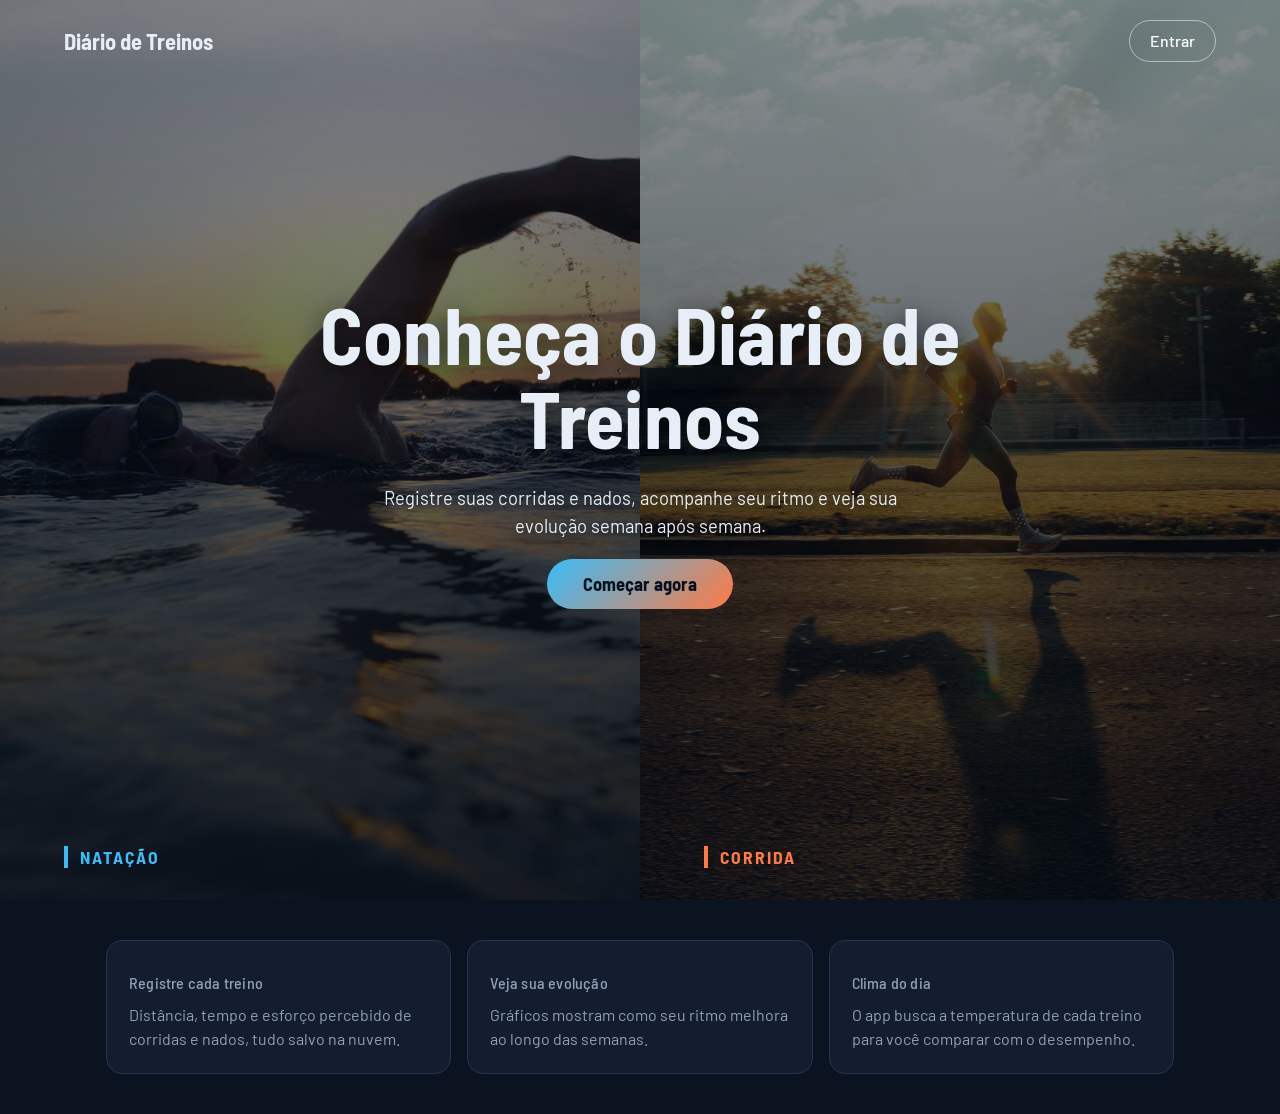
<file: index.html>
<!DOCTYPE html>
<html lang="pt-BR">
<head>
  <meta charset="UTF-8">
  <meta name="viewport" content="width=device-width, initial-scale=1">
  <title>Diário de Treinos</title>
  <link rel="preconnect" href="https://fonts.googleapis.com">
  <link href="https://fonts.googleapis.com/css2?family=Barlow+Semi+Condensed:wght@500;700&family=Barlow:wght@400;500&display=swap" rel="stylesheet">
  <link rel="stylesheet" href="style.css">
</head>
<body>
  <!-- Barra do topo sobre a foto -->
  <div class="topo">
    <strong>Diário de Treinos</strong>
    <a href="login.html">Entrar</a>
  </div>

  <!-- Capa: duas fotos lado a lado + texto no centro -->
  <section class="hero">
    <div class="lado nadador"><span class="rotulo azul">Natação</span></div>
    <div class="lado corredor"><span class="rotulo laranja">Corrida</span></div>

    <div class="hero-texto">
      <h1>Conheça o Diário de Treinos</h1>
      <p>Registre suas corridas e nados, acompanhe seu ritmo e veja sua evolução semana após semana.</p>
      <a class="botao-grande" href="login.html">Começar agora</a>
    </div>
  </section>

  <!-- Vantagens -->
  <section class="vantagens">
    <div class="painel">
      <h3>Registre cada treino</h3>
      <p>Distância, tempo e esforço percebido de corridas e nados, tudo salvo na nuvem.</p>
    </div>
    <div class="painel">
      <h3>Veja sua evolução</h3>
      <p>Gráficos mostram como seu ritmo melhora ao longo das semanas.</p>
    </div>
    <div class="painel">
      <h3>Clima do dia</h3>
      <p>O app busca a temperatura de cada treino para você comparar com o desempenho.</p>
    </div>
  </section>
</body>
</html>
</file>
<file: style.css>
/* Cores: azul-claro = natação, laranja = corrida */
:root {
  --fundo: #0b1320;
  --painel: #131d2e;
  --painel-2: #192640;
  --borda: #24344f;
  --texto: #e8eef7;
  --suave: #8ea0b8;
  --azul: #38bdf8;
  --laranja: #ff7a45;
  --erro: #f0605d;
  --ok: #34d399;
  --raio: 16px;
}

* { box-sizing: border-box; }

body {
  margin: 0;
  font-family: "Barlow", sans-serif;
  background: var(--fundo);
  background-image:
    radial-gradient(600px 300px at 10% -5%, rgba(56, 189, 248, 0.16), transparent),
    radial-gradient(600px 300px at 90% -5%, rgba(255, 122, 69, 0.14), transparent);
  background-repeat: no-repeat;
  color: var(--texto);
  line-height: 1.5;
}

h1, h2, h3 { font-family: "Barlow Semi Condensed", sans-serif; margin: 0 0 8px; letter-spacing: 0.2px; }
h2 { font-size: 1.4rem; }

/* Topo */
header { max-width: 1100px; margin: 0 auto; padding: 40px 16px 16px; }
header h1 { font-size: clamp(2.2rem, 6vw, 3.6rem); line-height: 1.05; }
header p { margin: 0; color: var(--suave); font-size: 1.05rem; max-width: 520px; }

/* Cartões de resumo */
.stats {
  max-width: 1100px;
  margin: 8px auto 0;
  padding: 0 16px;
  display: grid;
  grid-template-columns: repeat(auto-fit, minmax(160px, 1fr));
  gap: 12px;
}
.stat {
  background: var(--painel);
  border: 1px solid var(--borda);
  border-radius: var(--raio);
  padding: 16px;
}
.stat span { color: var(--suave); font-size: 0.85rem; }
.stat strong {
  display: block;
  font: 700 2rem "Barlow Semi Condensed", sans-serif;
  line-height: 1.2;
}
.stat.corrida strong { color: var(--laranja); }
.stat.natacao strong { color: var(--azul); }

/* Layout principal */
main {
  display: grid;
  grid-template-columns: minmax(280px, 340px) 1fr;
  gap: 16px;
  max-width: 1100px;
  margin: 16px auto 40px;
  padding: 0 16px;
  align-items: start;
}
.painel {
  background: var(--painel);
  border: 1px solid var(--borda);
  border-radius: var(--raio);
  padding: 22px;
}
.largo { grid-column: 1 / -1; }

/* Formulário */
form { display: grid; gap: 14px; }
label { display: grid; gap: 6px; font-weight: 500; font-size: 0.9rem; color: var(--suave); }
input, select {
  padding: 11px 12px;
  background: var(--fundo);
  color: var(--texto);
  border: 1px solid var(--borda);
  border-radius: 10px;
  font: inherit;
  color-scheme: dark;
}
input:focus, select:focus, button:focus-visible { outline: 2px solid var(--azul); outline-offset: 1px; }

button {
  padding: 11px 16px;
  border: 0;
  border-radius: 10px;
  background: linear-gradient(135deg, var(--azul), #6366f1);
  color: #04111f;
  font: 700 1rem "Barlow Semi Condensed", sans-serif;
  cursor: pointer;
  transition: transform 0.15s, filter 0.15s;
}
button:hover { filter: brightness(1.12); transform: translateY(-1px); }
button.secundario { background: var(--painel-2); color: var(--texto); border: 1px solid var(--borda); }
button.perigo { background: transparent; color: var(--erro); border: 1px solid rgba(240, 96, 93, 0.45); }
.botoes { display: flex; gap: 8px; flex-wrap: wrap; }

.demo { margin-top: 22px; padding-top: 18px; border-top: 1px solid var(--borda); display: grid; gap: 8px; }
.demo p { margin: 0; color: var(--suave); font-size: 0.9rem; }

/* Gráficos */
.topo-graficos { display: flex; justify-content: space-between; align-items: center; gap: 12px; }
.topo-graficos select { width: auto; }
.dica { margin: 0 0 14px; color: var(--suave); font-size: 0.9rem; }
.painel h3 { font-size: 1rem; color: var(--suave); font-weight: 500; margin-top: 8px; }
.caixa-grafico { position: relative; height: 230px; margin-bottom: 18px; }

/* Lista de treinos */
#lista { display: grid; grid-template-columns: repeat(auto-fill, minmax(250px, 1fr)); gap: 12px; }
.treino {
  background: var(--painel-2);
  border: 1px solid var(--borda);
  border-top: 4px solid var(--azul);
  border-radius: 14px;
  padding: 16px;
}
.treino.corrida { border-top-color: var(--laranja); }
.treino h3 { font-size: 1.15rem; color: var(--texto); font-weight: 700; margin: 0 0 6px; }
.treino p { margin: 2px 0; color: var(--suave); font-size: 0.9rem; }
.treino .pace { color: var(--texto); font-weight: 500; font-size: 1.05rem; }
.treino .botoes { margin-top: 12px; }
.treino button { padding: 6px 12px; font-size: 0.88rem; }
.vazio { color: var(--suave); }

/* Mensagem de feedback */
#mensagem {
  position: fixed;
  left: 50%;
  bottom: 20px;
  transform: translateX(-50%);
  z-index: 20;
  max-width: calc(100% - 32px);
  padding: 12px 20px;
  border-radius: 999px;
  font-weight: 500;
  color: #04111f;
  background: var(--azul);
  box-shadow: 0 8px 30px rgba(0, 0, 0, 0.45);
}
#mensagem[hidden] { display: none; }
#mensagem.sucesso { background: var(--ok); }
#mensagem.erro { background: var(--erro); color: #fff; }

/* Tablet e celular */
@media (max-width: 800px) {
  main { grid-template-columns: 1fr; }
  .painel { padding: 18px; }
  header { padding-top: 28px; }
  .caixa-grafico { height: 200px; }
  .stat strong { font-size: 1.6rem; }
}

/* Menu de navegação */
.menu { display: flex; align-items: center; gap: 10px; flex-wrap: wrap; margin-bottom: 28px; }
.menu a {
  padding: 8px 16px;
  border-radius: 999px;
  border: 1px solid var(--borda);
  color: var(--suave);
  text-decoration: none;
  font-weight: 500;
}
.menu a.ativo, .menu a:hover { color: var(--texto); background: var(--painel-2); }
.menu span { margin-left: auto; color: var(--suave); font-size: 0.9rem; }
.menu button { padding: 8px 14px; }

/* Tela de login */
.login { min-height: 100vh; display: grid; place-items: center; grid-template-columns: 1fr; margin: 0 auto; }
.login .painel { width: 100%; max-width: 400px; }
.login h1 { font-size: 2.2rem; }
.login p { color: var(--suave); margin: 0 0 18px; }

/* Página de treinos */
main.uma-coluna { grid-template-columns: 1fr; }
.barra { display: flex; justify-content: space-between; align-items: center; gap: 12px; margin-bottom: 16px; }
.barra select { width: auto; }
.treino a {
  padding: 6px 12px;
  border-radius: 10px;
  background: var(--painel);
  border: 1px solid var(--borda);
  color: var(--texto);
  text-decoration: none;
  font: 700 0.88rem "Barlow Semi Condensed", sans-serif;
}

/* ===== Página inicial ===== */
.topo {
  position: absolute;
  top: 0; left: 0; right: 0;
  z-index: 5;
  display: flex;
  justify-content: space-between;
  align-items: center;
  padding: 20px 5vw;
}
.topo strong { font: 700 1.4rem "Barlow Semi Condensed", sans-serif; }
.topo a {
  padding: 8px 20px;
  border: 1px solid rgba(255, 255, 255, 0.5);
  border-radius: 999px;
  color: #fff;
  text-decoration: none;
  font-weight: 500;
  backdrop-filter: blur(6px);
}
.topo a:hover { background: rgba(255, 255, 255, 0.15); }

.hero {
  position: relative;
  min-height: 100svh;
  display: grid;
  grid-template-columns: 1fr 1fr;
}

/* Cada lado tem 3 camadas: escurecimento, foto e uma cor de reserva caso a foto não exista */
.lado {
  position: relative;
  background-size: cover;
  background-position: center;
}
.lado.nadador {
  background-position: 34% center;
  background-image:
    linear-gradient(rgba(5, 12, 22, 0.45), rgba(5, 12, 22, 0.8)),
    url("nadador.jpg"),
    linear-gradient(135deg, #0b3b57, #38bdf8);
}
.lado.corredor {
  background-position: center 40%;
  background-image:
    linear-gradient(rgba(5, 12, 22, 0.45), rgba(5, 12, 22, 0.8)),
    url("corredor.jpg"),
    linear-gradient(135deg, #5a1f0a, #ff7a45);
}
.rotulo {
  position: absolute;
  left: 5vw; bottom: 32px;
  font: 700 1.1rem "Barlow Semi Condensed", sans-serif;
  text-transform: uppercase;
  letter-spacing: 2px;
  padding-left: 12px;
  border-left: 4px solid;
}
.rotulo.azul { color: var(--azul); }
.rotulo.laranja { color: var(--laranja); }

.hero-texto {
  position: absolute;
  inset: 0;
  z-index: 2;
  display: grid;
  place-content: center;
  justify-items: center;
  gap: 18px;
  padding: 24px;
  text-align: center;
}
.hero-texto h1 {
  font-size: clamp(2.4rem, 7vw, 5rem);
  line-height: 1.05;
  max-width: 820px;
  text-shadow: 0 4px 24px rgba(0, 0, 0, 0.6);
}
.hero-texto p { margin: 0; max-width: 560px; font-size: 1.15rem; text-shadow: 0 2px 12px rgba(0, 0, 0, 0.7); }
.botao-grande {
  padding: 14px 36px;
  border-radius: 999px;
  background: linear-gradient(135deg, var(--azul), var(--laranja));
  color: #04111f;
  font: 700 1.15rem "Barlow Semi Condensed", sans-serif;
  text-decoration: none;
  transition: transform 0.15s;
}
.botao-grande:hover { transform: translateY(-2px) scale(1.03); }

.vantagens {
  max-width: 1100px;
  margin: 40px auto;
  padding: 0 16px;
  display: grid;
  grid-template-columns: repeat(auto-fit, minmax(240px, 1fr));
  gap: 16px;
}
.vantagens p { margin: 0; color: var(--suave); }

@media (max-width: 800px) {
  .hero { grid-template-columns: 1fr; grid-template-rows: 1fr 1fr; }
  .rotulo { bottom: 16px; }
}
</file>
